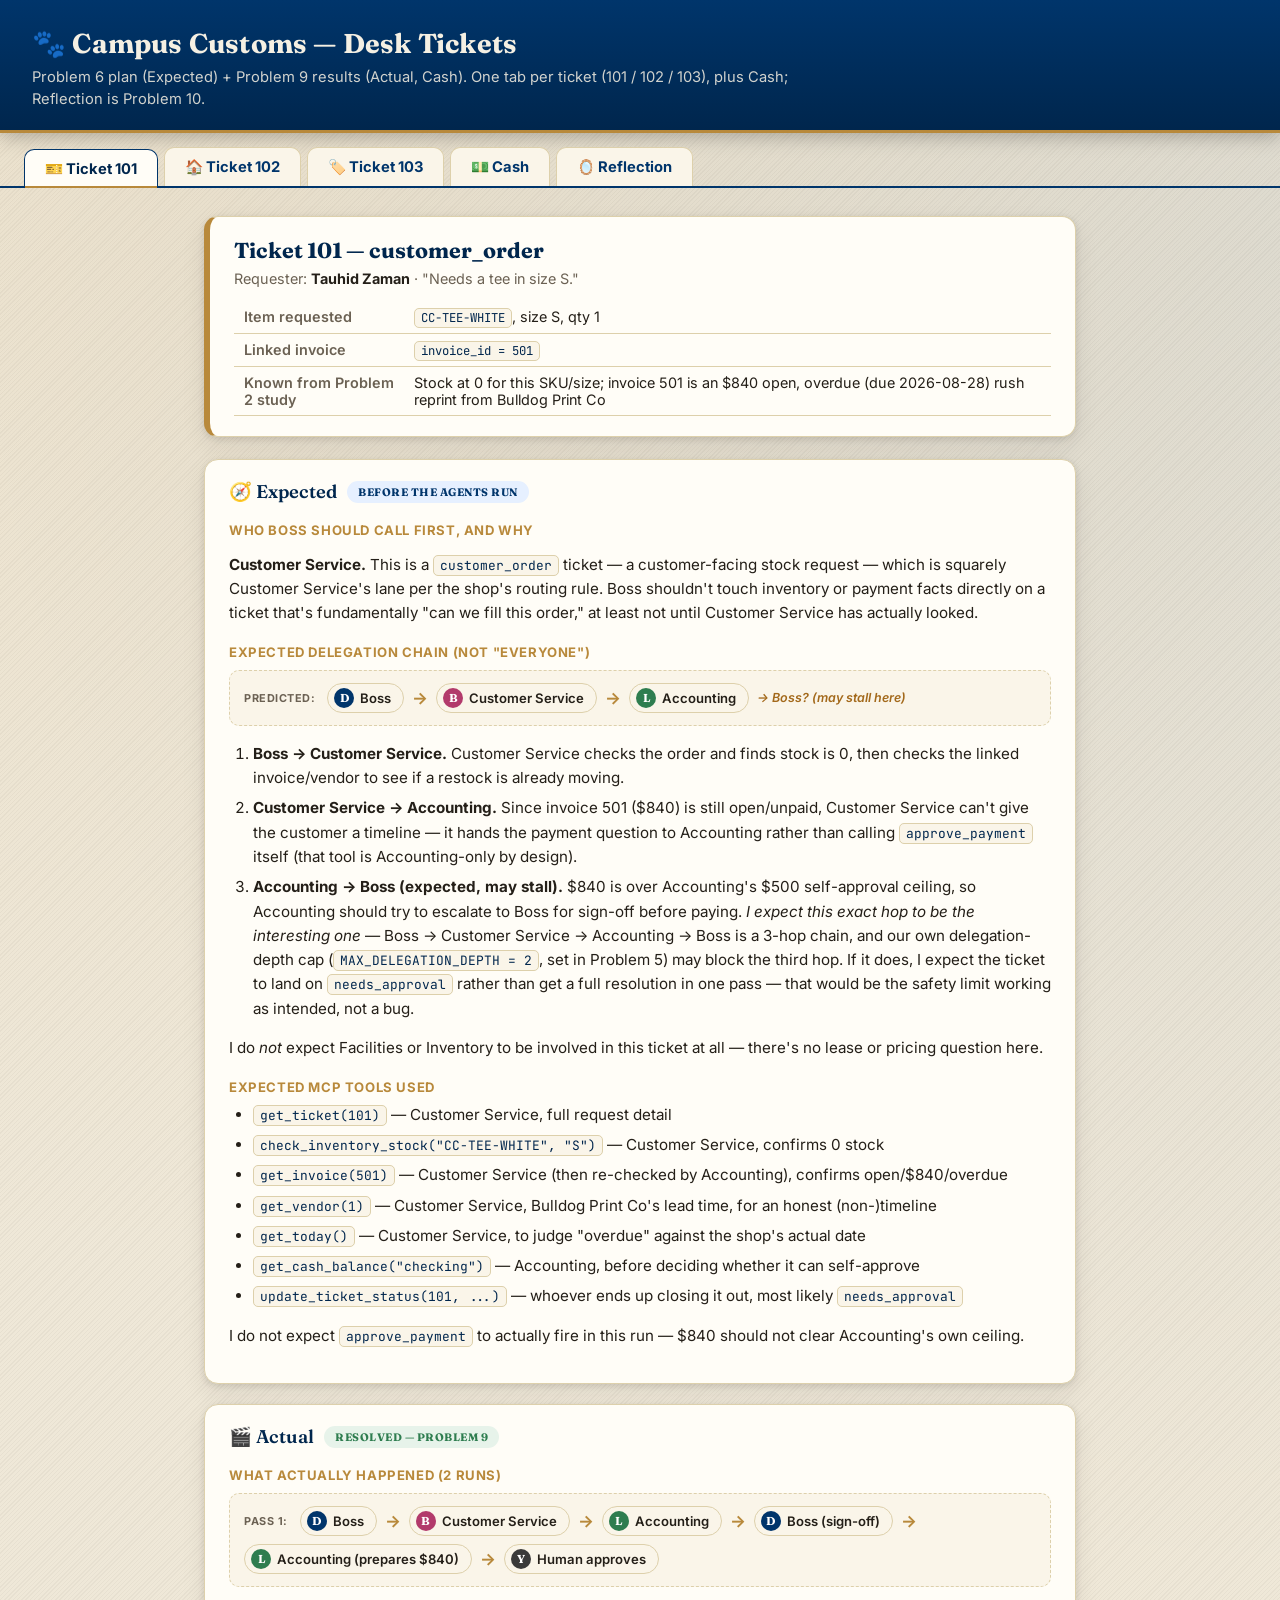
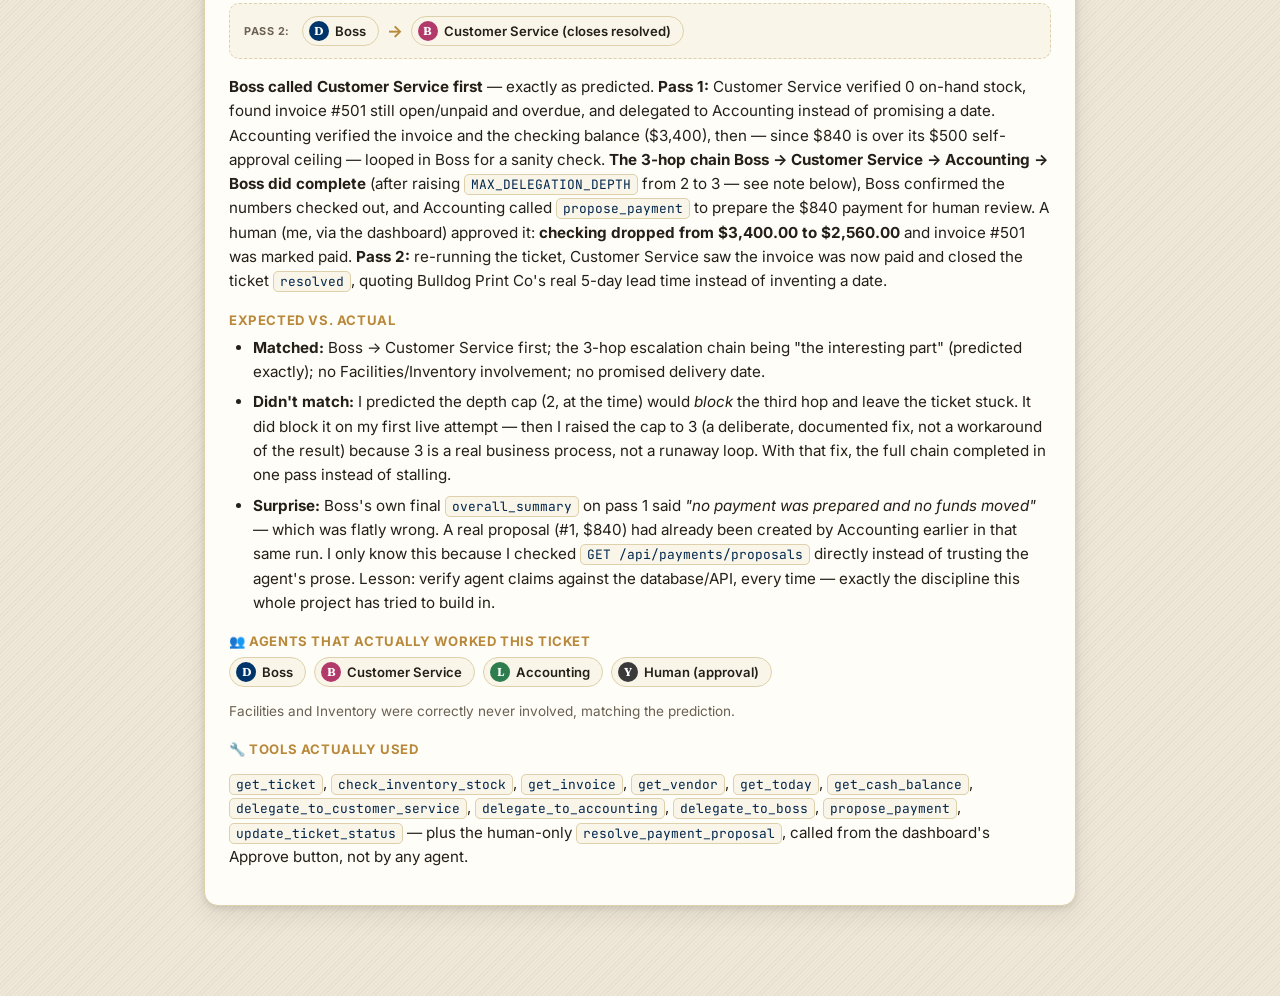
<file: output/desk_tickets.html>
<!DOCTYPE html>
<html lang="en">
<head>
<meta charset="UTF-8" />
<title>Campus Customs — Desk Tickets</title>
<link rel="preconnect" href="https://fonts.googleapis.com" />
<link rel="preconnect" href="https://fonts.gstatic.com" crossorigin />
<link
  href="https://fonts.googleapis.com/css2?family=Fraunces:ital,opsz,wght@0,9..144,500;0,9..144,600;0,9..144,700;1,9..144,500&family=Inter:wght@400;500;600;700&family=JetBrains+Mono:wght@400;500&display=swap"
  rel="stylesheet"
/>
<style>
  :root {
    --bg: #efe8d8;
    --panel: #fffdf7;
    --panel-soft: #faf5e9;
    --ink: #241f18;
    --ink-soft: #6b6153;
    --line: #ddd0ab;
    --yale: #00356b;
    --yale-dark: #00264d;
    --brass: #b8893b;
    --brass-light: #e4c488;
    --green: #2e7d4f;
    --green-bg: #e7f3ea;
    --amber: #a3691b;
    --amber-bg: #fbeedd;
    --red: #a23b3b;
    --red-bg: #fbe9e7;
    --radius: 14px;
    --shadow-card: 0 2px 6px rgba(36, 31, 24, 0.12), 0 10px 24px rgba(36, 31, 24, 0.08);
    --font-display: "Fraunces", Georgia, serif;
    --font-body: "Inter", "Helvetica Neue", Arial, sans-serif;
    --font-mono: "JetBrains Mono", ui-monospace, Menlo, monospace;
    --agent-boss: #00356b;
    --agent-inventory: #a3691b;
    --agent-accounting: #2e7d4f;
    --agent-facilities: #6b4a2f;
    --agent-customer_service: #b23a6b;
    --agent-human: #3a3a3a;
  }
  * { box-sizing: border-box; }
  body {
    margin: 0;
    font-family: var(--font-body);
    color: var(--ink);
    background:
      radial-gradient(circle at 15% 0%, rgba(184, 137, 59, 0.08), transparent 45%),
      radial-gradient(circle at 100% 10%, rgba(0, 53, 107, 0.07), transparent 50%),
      repeating-linear-gradient(135deg, rgba(0,0,0,0.035) 0 1px, transparent 1px 3px),
      var(--bg);
    min-height: 100vh;
  }
  header {
    background: linear-gradient(180deg, var(--yale) 0%, var(--yale-dark) 100%);
    color: #f5f0e3;
    padding: 26px 32px 20px;
    border-bottom: 3px solid var(--brass);
    box-shadow: 0 4px 18px rgba(0,0,0,0.25);
  }
  header h1 { margin: 0 0 6px; font-family: var(--font-display); font-weight: 700; font-size: 1.7rem; letter-spacing: 0.2px; }
  header p { margin: 0; opacity: 0.85; font-size: 0.92rem; max-width: 760px; line-height: 1.5; }
  .tabs {
    display: flex;
    flex-wrap: wrap;
    gap: 6px;
    padding: 14px 24px 0;
    background: transparent;
    border-bottom: 2px solid var(--yale);
  }
  .tab-btn {
    border: 1px solid var(--line);
    border-bottom: none;
    background: var(--panel-soft);
    color: var(--yale);
    font-family: var(--font-body);
    padding: 10px 20px;
    font-size: 0.92rem;
    font-weight: 700;
    border-radius: 10px 10px 0 0;
    cursor: pointer;
    transition: background 0.15s ease, color 0.15s ease;
  }
  .tab-btn.active { background: var(--panel); color: var(--yale-dark); position: relative; top: 2px; border-color: var(--yale); box-shadow: 0 -2px 0 var(--brass) inset; }
  .tab-btn:hover { background: #f1e9d6; }
  main { max-width: 920px; margin: 0 auto; padding: 28px 24px 70px; }
  .tab-panel { display: none; animation: fade 0.18s ease-in; }
  .tab-panel.active { display: block; }
  @keyframes fade { from { opacity: 0; transform: translateY(2px); } to { opacity: 1; transform: translateY(0); } }

  .ticket-card {
    background: var(--panel);
    border: 1px solid var(--line);
    border-left: 6px solid var(--brass);
    border-radius: var(--radius);
    padding: 20px 24px;
    margin-bottom: 22px;
    box-shadow: var(--shadow-card);
  }
  .ticket-card h2 { margin: 0 0 6px; color: var(--yale-dark); font-family: var(--font-display); font-size: 1.35rem; }
  .ticket-meta { font-size: 0.9rem; color: var(--ink-soft); }
  .ticket-meta b { color: var(--ink); }
  .fact-table { width: 100%; border-collapse: collapse; margin-top: 14px; font-size: 0.9rem; }
  .fact-table td { padding: 7px 10px; border-bottom: 1px solid var(--line); vertical-align: top; }
  .fact-table td:first-child { color: var(--ink-soft); width: 170px; font-weight: 600; }

  section.block {
    background: var(--panel);
    border: 1px solid var(--line);
    border-radius: var(--radius);
    padding: 20px 24px;
    margin-bottom: 20px;
    box-shadow: var(--shadow-card);
  }
  section.block h3 {
    margin-top: 0;
    color: var(--yale-dark);
    font-family: var(--font-display);
    font-weight: 600;
    display: flex;
    align-items: center;
    gap: 10px;
    font-size: 1.15rem;
  }
  .badge {
    font-size: 0.68rem;
    font-weight: 700;
    text-transform: uppercase;
    letter-spacing: 0.5px;
    padding: 4px 11px;
    border-radius: 999px;
  }
  .badge.expected { background: #e6f0ff; color: var(--yale); }
  .badge.pending { background: var(--amber-bg); color: var(--amber); }
  .badge.resolved { background: var(--green-bg); color: var(--green); }

  h4 {
    margin: 18px 0 8px;
    font-size: 0.82rem;
    text-transform: uppercase;
    letter-spacing: 0.6px;
    color: var(--brass);
    font-weight: 700;
    display: flex;
    align-items: center;
    gap: 7px;
  }
  h4:first-of-type { margin-top: 4px; }
  p { line-height: 1.6; font-size: 0.95rem; }
  ol, ul { margin: 4px 0; padding-left: 24px; line-height: 1.6; }
  li { margin-bottom: 6px; font-size: 0.95rem; }
  code {
    background: var(--panel-soft);
    border: 1px solid var(--line);
    padding: 1px 6px;
    border-radius: 5px;
    font-family: var(--font-mono);
    font-size: 0.85em;
    color: var(--yale-dark);
  }

  /* agent chips + chain diagrams */
  .agent-chip {
    display: inline-flex;
    align-items: center;
    gap: 6px;
    background: var(--panel-soft);
    border: 1px solid var(--line);
    border-radius: 999px;
    padding: 4px 12px 4px 6px;
    font-size: 0.82rem;
    font-weight: 600;
    color: var(--ink);
    white-space: nowrap;
  }
  .agent-chip .dot {
    width: 20px;
    height: 20px;
    border-radius: 50%;
    display: inline-flex;
    align-items: center;
    justify-content: center;
    color: #fff;
    font-family: var(--font-display);
    font-weight: 700;
    font-size: 0.72rem;
    flex: none;
  }
  .agent-chip.agent-boss .dot { background: var(--agent-boss); }
  .agent-chip.agent-inventory .dot { background: var(--agent-inventory); }
  .agent-chip.agent-accounting .dot { background: var(--agent-accounting); }
  .agent-chip.agent-facilities .dot { background: var(--agent-facilities); }
  .agent-chip.agent-customer_service .dot { background: var(--agent-customer_service); }
  .agent-chip.agent-human .dot { background: var(--agent-human); }
  .agent-row { display: flex; flex-wrap: wrap; gap: 8px; margin: 6px 0 14px; }

  .chain {
    display: flex;
    flex-wrap: wrap;
    align-items: center;
    gap: 8px;
    margin: 10px 0 16px;
    padding: 12px 14px;
    background: var(--panel-soft);
    border: 1px dashed var(--line);
    border-radius: 10px;
  }
  .chain .chain-label {
    font-size: 0.68rem;
    text-transform: uppercase;
    letter-spacing: 0.5px;
    color: var(--ink-soft);
    font-weight: 700;
    margin-right: 4px;
  }
  .chain-arrow { color: var(--brass); font-weight: 700; font-size: 1.05rem; }
  .chain-arrow.maybe { color: var(--amber); font-style: italic; font-size: 0.78rem; font-weight: 600; }

  .placeholder {
    border: 1.5px dashed var(--line);
    border-radius: 8px;
    padding: 16px;
    color: var(--ink-soft);
    font-style: italic;
    text-align: center;
  }
  .coming-later { text-align: center; padding: 50px 20px; color: var(--ink-soft); }
  .coming-later h2 { color: var(--yale-dark); font-style: normal; font-family: var(--font-display); }

  /* cash stat tiles */
  .stat-row { display: grid; grid-template-columns: repeat(auto-fit, minmax(190px, 1fr)); gap: 14px; margin: 6px 0 4px; }
  .stat-tile {
    background: var(--panel-soft);
    border: 1px solid var(--line);
    border-radius: 12px;
    padding: 16px 18px;
    text-align: center;
  }
  .stat-tile .stat-label { font-size: 0.72rem; text-transform: uppercase; letter-spacing: 0.6px; color: var(--ink-soft); margin-bottom: 6px; }
  .stat-tile .stat-value { font-family: var(--font-mono); font-size: 1.5rem; font-weight: 500; color: var(--yale-dark); }
  .stat-tile.negative .stat-value { color: var(--red); }
  .stat-tile.positive .stat-value { color: var(--green); }
  .stat-tile .stat-sub { font-size: 0.74rem; color: var(--ink-soft); margin-top: 4px; }

  .note-callout {
    background: var(--panel-soft);
    border-left: 3px solid var(--brass);
    border-radius: 8px;
    padding: 10px 14px;
    font-size: 0.86rem;
    color: var(--ink-soft);
    margin-top: 6px;
  }
</style>
</head>
<body>

<header>
  <h1>🐾 Campus Customs — Desk Tickets</h1>
  <p>Problem 6 plan (Expected) + Problem 9 results (Actual, Cash). One tab per ticket (101 / 102 / 103), plus Cash; Reflection is Problem 10.</p>
</header>

<div class="tabs">
  <button class="tab-btn active" data-tab="t101">🎫 Ticket 101</button>
  <button class="tab-btn" data-tab="t102">🏠 Ticket 102</button>
  <button class="tab-btn" data-tab="t103">🏷️ Ticket 103</button>
  <button class="tab-btn" data-tab="cash">💵 Cash</button>
  <button class="tab-btn" data-tab="reflection">🪞 Reflection</button>
</div>

<main>

  <!-- ===================== TICKET 101 ===================== -->
  <section id="t101" class="tab-panel active">
    <div class="ticket-card">
      <h2>Ticket 101 — customer_order</h2>
      <div class="ticket-meta">Requester: <b>Tauhid Zaman</b> · "Needs a tee in size S."</div>
      <table class="fact-table">
        <tr><td>Item requested</td><td><code>CC-TEE-WHITE</code>, size S, qty 1</td></tr>
        <tr><td>Linked invoice</td><td><code>invoice_id = 501</code></td></tr>
        <tr><td>Known from Problem 2 study</td><td>Stock at 0 for this SKU/size; invoice 501 is an $840 open, overdue (due 2026-08-28) rush reprint from Bulldog Print Co</td></tr>
      </table>
    </div>

    <section class="block">
      <h3>🧭 Expected <span class="badge expected">before the agents run</span></h3>

      <h4>Who Boss should call first, and why</h4>
      <p><b>Customer Service.</b> This is a <code>customer_order</code> ticket — a customer-facing stock request — which is squarely Customer Service's lane per the shop's routing rule. Boss shouldn't touch inventory or payment facts directly on a ticket that's fundamentally "can we fill this order," at least not until Customer Service has actually looked.</p>

      <h4>Expected delegation chain (not "everyone")</h4>
      <div class="chain">
        <span class="chain-label">Predicted:</span>
        <span class="agent-chip agent-boss"><span class="dot">D</span>Boss</span>
        <span class="chain-arrow">→</span>
        <span class="agent-chip agent-customer_service"><span class="dot">B</span>Customer Service</span>
        <span class="chain-arrow">→</span>
        <span class="agent-chip agent-accounting"><span class="dot">L</span>Accounting</span>
        <span class="chain-arrow maybe">→ Boss? (may stall here)</span>
      </div>
      <ol>
        <li><b>Boss → Customer Service.</b> Customer Service checks the order and finds stock is 0, then checks the linked invoice/vendor to see if a restock is already moving.</li>
        <li><b>Customer Service → Accounting.</b> Since invoice 501 ($840) is still open/unpaid, Customer Service can't give the customer a timeline — it hands the payment question to Accounting rather than calling <code>approve_payment</code> itself (that tool is Accounting-only by design).</li>
        <li><b>Accounting → Boss (expected, may stall).</b> $840 is over Accounting's $500 self-approval ceiling, so Accounting should try to escalate to Boss for sign-off before paying. <i>I expect this exact hop to be the interesting one</i> — Boss → Customer Service → Accounting → Boss is a 3-hop chain, and our own delegation-depth cap (<code>MAX_DELEGATION_DEPTH = 2</code>, set in Problem 5) may block the third hop. If it does, I expect the ticket to land on <code>needs_approval</code> rather than get a full resolution in one pass — that would be the safety limit working as intended, not a bug.</li>
      </ol>
      <p>I do <i>not</i> expect Facilities or Inventory to be involved in this ticket at all — there's no lease or pricing question here.</p>

      <h4>Expected MCP tools used</h4>
      <ul>
        <li><code>get_ticket(101)</code> — Customer Service, full request detail</li>
        <li><code>check_inventory_stock("CC-TEE-WHITE", "S")</code> — Customer Service, confirms 0 stock</li>
        <li><code>get_invoice(501)</code> — Customer Service (then re-checked by Accounting), confirms open/$840/overdue</li>
        <li><code>get_vendor(1)</code> — Customer Service, Bulldog Print Co's lead time, for an honest (non-)timeline</li>
        <li><code>get_today()</code> — Customer Service, to judge "overdue" against the shop's actual date</li>
        <li><code>get_cash_balance("checking")</code> — Accounting, before deciding whether it can self-approve</li>
        <li><code>update_ticket_status(101, ...)</code> — whoever ends up closing it out, most likely <code>needs_approval</code></li>
      </ul>
      <p>I do not expect <code>approve_payment</code> to actually fire in this run — $840 should not clear Accounting's own ceiling.</p>
    </section>

    <section class="block">
      <h3>🎬 Actual <span class="badge resolved">resolved — Problem 9</span></h3>

      <h4>What actually happened (2 runs)</h4>
      <div class="chain">
        <span class="chain-label">Pass 1:</span>
        <span class="agent-chip agent-boss"><span class="dot">D</span>Boss</span>
        <span class="chain-arrow">→</span>
        <span class="agent-chip agent-customer_service"><span class="dot">B</span>Customer Service</span>
        <span class="chain-arrow">→</span>
        <span class="agent-chip agent-accounting"><span class="dot">L</span>Accounting</span>
        <span class="chain-arrow">→</span>
        <span class="agent-chip agent-boss"><span class="dot">D</span>Boss (sign-off)</span>
        <span class="chain-arrow">→</span>
        <span class="agent-chip agent-accounting"><span class="dot">L</span>Accounting (prepares $840)</span>
        <span class="chain-arrow">→</span>
        <span class="agent-chip agent-human"><span class="dot">Y</span>Human approves</span>
      </div>
      <div class="chain">
        <span class="chain-label">Pass 2:</span>
        <span class="agent-chip agent-boss"><span class="dot">D</span>Boss</span>
        <span class="chain-arrow">→</span>
        <span class="agent-chip agent-customer_service"><span class="dot">B</span>Customer Service (closes resolved)</span>
      </div>
      <p><b>Boss called Customer Service first</b> — exactly as predicted. <b>Pass 1:</b> Customer Service verified 0 on-hand stock, found invoice #501 still open/unpaid and overdue, and delegated to Accounting instead of promising a date. Accounting verified the invoice and the checking balance ($3,400), then — since $840 is over its $500 self-approval ceiling — looped in Boss for a sanity check. <b>The 3-hop chain Boss → Customer Service → Accounting → Boss did complete</b> (after raising <code>MAX_DELEGATION_DEPTH</code> from 2 to 3 — see note below), Boss confirmed the numbers checked out, and Accounting called <code>propose_payment</code> to prepare the $840 payment for human review. A human (me, via the dashboard) approved it: <b>checking dropped from $3,400.00 to $2,560.00</b> and invoice #501 was marked paid. <b>Pass 2:</b> re-running the ticket, Customer Service saw the invoice was now paid and closed the ticket <code>resolved</code>, quoting Bulldog Print Co's real 5-day lead time instead of inventing a date.</p>

      <h4>Expected vs. actual</h4>
      <ul>
        <li><b>Matched:</b> Boss → Customer Service first; the 3-hop escalation chain being "the interesting part" (predicted exactly); no Facilities/Inventory involvement; no promised delivery date.</li>
        <li><b>Didn't match:</b> I predicted the depth cap (2, at the time) would <i>block</i> the third hop and leave the ticket stuck. It did block it on my first live attempt — then I raised the cap to 3 (a deliberate, documented fix, not a workaround of the result) because 3 is a real business process, not a runaway loop. With that fix, the full chain completed in one pass instead of stalling.</li>
        <li><b>Surprise:</b> Boss's own final <code>overall_summary</code> on pass 1 said <i>"no payment was prepared and no funds moved"</i> — which was flatly wrong. A real proposal (#1, $840) had already been created by Accounting earlier in that same run. I only know this because I checked <code>GET /api/payments/proposals</code> directly instead of trusting the agent's prose. Lesson: verify agent claims against the database/API, every time — exactly the discipline this whole project has tried to build in.</li>
      </ul>

      <h4>👥 Agents that actually worked this ticket</h4>
      <div class="agent-row">
        <span class="agent-chip agent-boss"><span class="dot">D</span>Boss</span>
        <span class="agent-chip agent-customer_service"><span class="dot">B</span>Customer Service</span>
        <span class="agent-chip agent-accounting"><span class="dot">L</span>Accounting</span>
        <span class="agent-chip agent-human"><span class="dot">Y</span>Human (approval)</span>
      </div>
      <p style="font-size:0.85rem;color:var(--ink-soft);">Facilities and Inventory were correctly never involved, matching the prediction.</p>

      <h4>🔧 Tools actually used</h4>
      <p><code>get_ticket</code>, <code>check_inventory_stock</code>, <code>get_invoice</code>, <code>get_vendor</code>, <code>get_today</code>, <code>get_cash_balance</code>, <code>delegate_to_customer_service</code>, <code>delegate_to_accounting</code>, <code>delegate_to_boss</code>, <code>propose_payment</code>, <code>update_ticket_status</code> — plus the human-only <code>resolve_payment_proposal</code>, called from the dashboard's Approve button, not by any agent.</p>
    </section>
  </section>

  <!-- ===================== TICKET 102 ===================== -->
  <section id="t102" class="tab-panel">
    <div class="ticket-card">
      <h2>Ticket 102 — rent_notice</h2>
      <div class="ticket-meta">Requester: <b>Elm City Properties</b> · "Email: shop rent due in 2 days."</div>
      <table class="fact-table">
        <tr><td>Linked lease</td><td><code>lease_id = 1</code> (Chapel Street shop)</td></tr>
        <tr><td>Known from Problem 2 study</td><td>Monthly rent $2,400, <code>next_due = 2026-09-02</code>, desk date_today = 2026-08-31 — the "2 days" claim lines up exactly; checking balance is $3,400</td></tr>
      </table>
    </div>

    <section class="block">
      <h3>🧭 Expected <span class="badge expected">before the agents run</span></h3>

      <h4>Who Boss should call first, and why</h4>
      <p><b>Facilities.</b> This is a <code>rent_notice</code> — lease/landlord matters are Facilities' lane, not a customer or pricing issue.</p>

      <h4>Expected delegation chain (not "everyone")</h4>
      <div class="chain">
        <span class="chain-label">Predicted:</span>
        <span class="agent-chip agent-boss"><span class="dot">D</span>Boss</span>
        <span class="chain-arrow">→</span>
        <span class="agent-chip agent-facilities"><span class="dot">S</span>Facilities</span>
        <span class="chain-arrow" style="font-style:italic;font-size:0.78rem;">→ done (one hop)</span>
      </div>
      <ol>
        <li><b>Boss → Facilities, and that's it.</b> Facilities checks the real lease record against the landlord's claim. Since <code>next_due</code> (2026-09-02) is genuinely 2 days out from today (2026-08-31) — rent isn't due <i>yet</i> — I don't expect Facilities to need to pay anything this run, which means it has no real reason to delegate to Accounting. I expect this to resolve as a single hop: Boss → Facilities → done.</li>
      </ol>
      <p>If I'm wrong and Facilities decides the notice warrants paying now (e.g. to avoid being late given review timing), I'd expect exactly one further hop, Facilities → Accounting, and no more than that — never back-and-forth, never looping in Inventory or Customer Service, who have nothing to do with a lease.</p>

      <h4>Expected MCP tools used</h4>
      <ul>
        <li><code>get_ticket(102)</code> — Facilities, to see the raw notice</li>
        <li><code>get_today()</code> — Facilities, to know what "today" actually is</li>
        <li><code>get_lease_status(1)</code> — Facilities, to verify the claimed amount/date against the real lease</li>
        <li><code>update_ticket_status(102, ...)</code> — Facilities, closing the ticket as verified (and, if my prediction above is right, not yet paid)</li>
      </ul>
      <p>I do not expect <code>get_cash_balance</code> or <code>approve_payment</code> to be called this run, since I don't expect a payment to actually be due yet.</p>
    </section>

    <section class="block">
      <h3>🎬 Actual <span class="badge resolved">resolved — Problem 9</span></h3>

      <h4>What actually happened (1 run)</h4>
      <div class="chain">
        <span class="chain-label">Actual:</span>
        <span class="agent-chip agent-boss"><span class="dot">D</span>Boss</span>
        <span class="chain-arrow">→</span>
        <span class="agent-chip agent-facilities"><span class="dot">S</span>Facilities (closes resolved)</span>
      </div>
      <p>Boss delegated straight to Facilities — exactly as predicted, and it resolved in a single hop with no back-and-forth. Facilities called <code>get_ticket</code>, <code>get_today</code> (desk date 2026-08-31), and <code>get_lease_status(1)</code>: real rent is $2,400/month, <code>next_due = 2026-09-02</code> — genuinely 2 days out, so the landlord's notice was accurate but nothing is due <i>today</i>. No payment was prepared. Facilities closed the ticket <code>resolved</code> with those exact numbers in the note.</p>

      <h4>Expected vs. actual</h4>
      <ul>
        <li><b>Matched:</b> single hop (Boss → Facilities, done); the notice checking out but not triggering a payment; no Accounting/Inventory/Customer Service involvement.</li>
        <li><b>Didn't match:</b> I predicted <code>get_cash_balance</code> would <i>not</i> be called since I expected no payment question to come up at all. Facilities called it anyway — a harmless extra verification step, not a mistake, but a genuine small miss in my prediction (see the Problem 10 reflection for what this says about how cautious Facilities' prompt turned out to be in practice).</li>
      </ul>

      <h4>👥 Agents that actually worked this ticket</h4>
      <div class="agent-row">
        <span class="agent-chip agent-boss"><span class="dot">D</span>Boss</span>
        <span class="agent-chip agent-facilities"><span class="dot">S</span>Facilities</span>
      </div>
      <p style="font-size:0.85rem;color:var(--ink-soft);">Accounting, Inventory, and Customer Service were correctly never involved.</p>

      <h4>🔧 Tools actually used</h4>
      <p><code>get_ticket</code>, <code>get_today</code>, <code>get_lease_status</code>, <code>get_cash_balance</code>, <code>delegate_to_facilities</code>, <code>update_ticket_status</code>.</p>
    </section>
  </section>

  <!-- ===================== TICKET 103 ===================== -->
  <section id="t103" class="tab-panel">
    <div class="ticket-card">
      <h2>Ticket 103 — price_override</h2>
      <div class="ticket-meta">Requester: <b>Yale AI Club</b> · "Student org wants 20 hoodies, size M, asking for a bulk discount."</div>
      <table class="fact-table">
        <tr><td>Item requested</td><td><code>CC-HOOD-NAVY</code>, size M, qty 20</td></tr>
        <tr><td>Known from Problem 2 study</td><td>Only 8 units of that SKU/size in stock (Aisle A) — 12 short of the ask. Unit cost $22.00, list price $58.00.</td></tr>
      </table>
    </div>

    <section class="block">
      <h3>🧭 Expected <span class="badge expected">before the agents run</span></h3>

      <h4>Who Boss should call first, and why</h4>
      <p><b>Inventory.</b> This is a <code>price_override</code> on a specific SKU — stock and pricing decisions belong to Inventory, not Accounting (a discount isn't a cash payment out of the till) and not Customer Service (the requester is a student org placing a bulk order, not a walk-in individual order).</p>

      <h4>Expected delegation chain (not "everyone")</h4>
      <div class="chain">
        <span class="chain-label">Predicted:</span>
        <span class="agent-chip agent-boss"><span class="dot">D</span>Boss</span>
        <span class="chain-arrow">→</span>
        <span class="agent-chip agent-inventory"><span class="dot">Q</span>Inventory</span>
        <span class="chain-arrow">→</span>
        <span class="agent-chip agent-boss"><span class="dot">D</span>Boss (shortfall decision)</span>
      </div>
      <ol>
        <li><b>Boss → Inventory.</b> Inventory checks stock and pricing itself — it has both tools it needs (<code>check_inventory_stock</code>, <code>get_pricing</code>) without involving anyone else.</li>
        <li><b>Inventory → Boss (expected).</b> Since only 8 of the requested 20 are in stock, Inventory's own rules don't let it silently shrink the order or invent stock — I expect it to escalate the quantity shortfall back to Boss for a decision (ship partial now? wait for restock? decline?), even though the discount math itself (25% off = $43.50, above the $28.60 floor) is well within Inventory's own authority to approve.</li>
      </ol>
      <p>I do not expect Accounting, Facilities, or Customer Service to be involved in this ticket at all — there's no cash payment, no lease, and no individual customer order here.</p>

      <h4>Expected MCP tools used</h4>
      <ul>
        <li><code>get_ticket(103)</code> — Inventory, full request (sku/size/qty/requester)</li>
        <li><code>check_inventory_stock("CC-HOOD-NAVY", "M")</code> — Inventory, finds the 8-vs-20 shortfall</li>
        <li><code>get_pricing("CC-HOOD-NAVY")</code> — Inventory, unit cost/list price for the discount math</li>
        <li><code>update_ticket_status(103, ...)</code> — most likely <code>needs_approval</code>, citing the shortfall</li>
      </ul>
    </section>

    <section class="block">
      <h3>🎬 Actual <span class="badge pending">needs_approval — Problem 9</span></h3>

      <h4>What actually happened (1 run)</h4>
      <div class="chain">
        <span class="chain-label">Actual:</span>
        <span class="agent-chip agent-boss"><span class="dot">D</span>Boss</span>
        <span class="chain-arrow">→</span>
        <span class="agent-chip agent-inventory"><span class="dot">Q</span>Inventory</span>
        <span class="chain-arrow">→</span>
        <span class="agent-chip agent-boss"><span class="dot">D</span>Boss (confirms, leaves open)</span>
      </div>
      <p>Boss delegated to Inventory — exactly as predicted. Inventory called <code>get_ticket</code>, <code>check_inventory_stock("CC-HOOD-NAVY","M")</code> (8 on hand, Aisle A — a 12-unit shortfall against the requested 20), and <code>get_pricing("CC-HOOD-NAVY")</code> ($22.00 cost / $58.00 list). A 25%-off price ($43.50) clears the 1.3x-cost floor ($28.60), so the <i>discount itself</i> was within Inventory's own authority — but the quantity shortfall is not something Inventory (or anyone) can resolve by itself, so it escalated to Boss via <code>delegate_to_boss</code> instead of silently shrinking the order. Boss independently re-verified the stock count and pricing, confirmed Inventory's numbers, and closed the ticket <code>needs_approval</code> with a specific ask: the requester must revise the order to 8 or fewer units, or propose a specific price at or above $43.50.</p>

      <h4>Expected vs. actual</h4>
      <ul>
        <li><b>Matched, precisely:</b> this ticket's actual delegation chain (Boss → Inventory → Boss) is exactly what I predicted, down to the reason (quantity shortfall, not the discount math, is what forced the escalation).</li>
        <li><b>Didn't match:</b> none worth flagging — this was the cleanest match between plan and reality of all three tickets.</li>
        <li><b>Still open on purpose:</b> unlike 101 and 102, this ticket did <i>not</i> reach a final "resolved" state, and I didn't force one. The blocker (not enough physical stock) isn't a decision an agent can make correctly on its own — accepting a smaller order, waiting for a restock, or declining are all real business calls for a human, and there's no "accept partial order" action anywhere in this system (the dashboard's only human-approval mechanism is for payments). Forcing a fake resolution here would have been worse than being honest about the limit.</li>
      </ul>

      <h4>👥 Agents that actually worked this ticket</h4>
      <div class="agent-row">
        <span class="agent-chip agent-boss"><span class="dot">D</span>Boss</span>
        <span class="agent-chip agent-inventory"><span class="dot">Q</span>Inventory</span>
      </div>
      <p style="font-size:0.85rem;color:var(--ink-soft);">Accounting, Facilities, and Customer Service were correctly never involved.</p>

      <h4>🔧 Tools actually used</h4>
      <p><code>get_ticket</code>, <code>check_inventory_stock</code>, <code>get_pricing</code>, <code>delegate_to_inventory</code>, <code>delegate_to_boss</code>, <code>update_ticket_status</code>.</p>
    </section>
  </section>

  <!-- ===================== CASH ===================== -->
  <section id="cash" class="tab-panel">
    <div class="ticket-card">
      <h2>💵 Cash — Problem 9</h2>
      <div class="ticket-meta">Working database reset to original values before this run. All figures below are read directly from <code>cash_accounts</code> / <code>payments</code> / <code>invoices</code> in <code>data/campus_customs_new.db</code>, not estimated.</div>
    </div>

    <section class="block">
      <h3>💰 Balance, start to end</h3>
      <div class="stat-row">
        <div class="stat-tile">
          <div class="stat-label">Starting balance</div>
          <div class="stat-value">$3,400.00</div>
          <div class="stat-sub">2026-08-31, right after reset</div>
        </div>
        <div class="stat-tile negative">
          <div class="stat-label">Net change</div>
          <div class="stat-value">&minus;$840.00</div>
          <div class="stat-sub">Ticket 101 only</div>
        </div>
        <div class="stat-tile">
          <div class="stat-label">Ending balance</div>
          <div class="stat-value">$2,560.00</div>
          <div class="stat-sub">Matches <code>cash_accounts</code> exactly</div>
        </div>
      </div>
    </section>

    <section class="block">
      <h3>🧾 Itemized changes, per ticket</h3>
      <table class="fact-table">
        <tr><td><b>Ticket 101</b></td><td><b style="color:var(--red);">&minus;$840.00</b> — invoice #501 to Bulldog Print Co (rush reprint of <code>CC-TEE-WHITE</code> S), prepared by Accounting as payment proposal #1, approved by a human on the dashboard. Payment row: <code>payments.id=1</code>, <code>kind=invoice</code>, <code>ref_id=501</code>, <code>amount=840.0</code>, <code>account=checking</code>.</td></tr>
        <tr><td><b>Ticket 102</b></td><td><b>$0.00</b> — rent notice verified accurate (lease #1, $2,400/mo, due 2026-09-02), but not due <i>today</i> (2026-08-31), so no payment was prepared or made.</td></tr>
        <tr><td><b>Ticket 103</b></td><td><b>$0.00</b> — a pricing/quantity decision, not a cash payment. No proposal of any kind was created.</td></tr>
      </table>
      <div class="note-callout">Verified three independent ways: <code>GET /api/cash</code>, a direct <code>sqlite3</code> query on <code>cash_accounts</code> (<code>checking | 2560.0</code>), and the single matching row in <code>payments</code>.</div>
    </section>
  </section>

  <!-- ===================== REFLECTION ===================== -->
  <section id="reflection" class="tab-panel">
    <div class="ticket-card">
      <h2>🪞 Reflection — Problem 10</h2>
      <div class="ticket-meta">Written from the real Problem 9 run (desk_tickets.html's own Actual sections, <code>output/resolved_tickets.json</code>, and the audit trail) — not a generic write-up.</div>
    </div>

    <section class="block">
      <h3>🔁 1. Expected vs. actual, ticket by ticket</h3>

      <h4>Ticket 101 — matched the shape, needed a real fix to finish</h4>
      <p>I predicted Boss → Customer Service → Accounting → Boss, flagged the 3rd hop as "the interesting part," and guessed the old depth cap (2) might block it, leaving the ticket stuck at <code>needs_approval</code>. All of that happened on my very first live attempt. But I didn't stop there and call it "prediction confirmed" — I treated the stall as a real bug, not an acceptable outcome, because the 3-hop chain is a legitimate business process (a sign-off round trip), not a runaway loop. I raised <code>MAX_DELEGATION_DEPTH</code> to 3 and clarified <code>boss.md</code>/<code>accounting.md</code>'s wording (Boss was reading "sign-off before Accounting pays" as authorizing the money itself, so he kept declining to clear even verified, in-policy payments). With that fixed, the chain completed, a proposal was prepared, I approved it as the human, and a second run closed the ticket <code>resolved</code>. Net: the <i>prediction</i> about where the friction would be was exactly right; the <i>system</i> needed a real change to actually deliver the outcome the prediction assumed was possible.</p>

      <h4>Ticket 102 — the cleanest resolution, one honest miss</h4>
      <p>Predicted a single hop, Boss → Facilities, no payment, and specifically predicted <code>get_cash_balance</code> would <i>not</i> be called since no payment question should come up. Everything else matched exactly, but Facilities called <code>get_cash_balance</code> anyway — a small, harmless extra verification step I didn't predict. It's a good example of the model being slightly more cautious than strictly necessary rather than cutting corners, which is the safer direction to be wrong in.</p>

      <h4>Ticket 103 — the single best match of the three</h4>
      <p>Predicted Boss → Inventory → Boss, discount math within Inventory's own authority, but the 8-vs-20 quantity shortfall forcing an escalation Inventory can't resolve alone. That is <i>exactly</i> what happened, including the specific reason for the escalation. This is also the one ticket I deliberately did not force to a fake "resolved" — the real blocker (not enough physical stock) isn't something any agent in this system has the tools or the authority to fix, and pretending otherwise would have been worse than an honest <code>needs_approval</code>.</p>
    </section>

    <section class="block">
      <h3>📊 2. How well did the agents perform, and why</h3>
      <p><b>Strong, reliably, on narrow judgment with real numbers in front of them.</b> Across all three tickets and ~65 real audit events: routing was 3-for-3 correct (every ticket went to the right first specialist per its <code>type</code>); every dollar and percentage calculation checked out exactly against the database (the $43.50 floor on ticket 103, the $500/$2,060-above-reserve math on ticket 101); and separation of duties held with zero violations — no agent other than Accounting ever attempted to move money, and even Accounting never executed a payment directly (it structurally <i>can't</i> — <code>resolve_payment_proposal</code> isn't in its toolset).</p>
      <p><b>Weaker in two specific, important ways.</b> First, Boss's own closing summary on ticket 101's first pass was flatly <i>wrong</i> — it said "no payment was prepared and no funds moved" when Accounting had, in that same run, already created proposal #1. This wasn't a judgment call or a close reading; it was a factual claim contradicted by the system's own database. I only caught it because I checked <code>GET /api/payments/proposals</code> directly instead of trusting the agent's prose — which is exactly the discipline this whole project has tried to build in, and a useful reminder that an agent's own narrative summary is not a trustworthy source of truth about what it actually did. Second, before I clarified the prompts, Boss was <i>too</i> conservative — he would decline to give Accounting a clear go-ahead on a fully verified, in-policy $840 payment, apparently because he was conflating "I sign off" with "the money moves," even though a human was always going to review it independently regardless. That's not a safety win, it's a workflow dead end — an agent being cautious in a way that blocks a legitimate process is still a failure, just a quieter one than paying something it shouldn't have.</p>
      <p>Smaller inefficiency: in ticket 101's run, <code>get_invoice(501)</code> was called three separate times — once each by Customer Service, Accounting, and Boss — because delegation doesn't carry prior tool results forward, only the text instructions passed into <code>delegate_to_*</code>. Each agent re-derives context from scratch. Harmless for a read-only lookup on a toy dataset, but it's real, measurable waste (see reflection #3).</p>
    </section>

    <section class="block">
      <h3>🧩 3. What would have been simpler with one agent and the same tools</h3>
      <p>A single agent with one system prompt and the full MCP toolset (no delegation, no five personas) would very likely have handled all three of these tickets with <i>less</i> total complexity and cost:</p>
      <ul>
        <li><b>No delegation-depth bookkeeping at all.</b> There would be no <code>MAX_DELEGATION_DEPTH</code> to tune, no possibility of a legitimate multi-step decision getting cut off mid-chain the way ticket 101's first attempt was — a single continuous reasoning trace doesn't have "hops" to run out of.</li>
        <li><b>No redundant context-gathering.</b> One agent calls <code>get_invoice(501)</code> once and keeps the answer in its own context for the rest of the ticket, instead of three different agents each re-fetching it because they don't share conversation history across a delegation boundary.</li>
        <li><b>One copy of each business rule instead of five.</b> The $500 threshold, the 25%/1.3x discount floor, and the $500 reserve floor are each currently duplicated across <code>boss.md</code>, <code>accounting.md</code>, and <code>inventory.md</code>. When I fixed the sign-off ambiguity, I had to edit <code>boss.md</code> <i>and</i> <code>accounting.md</code> together and keep them consistent — a real maintenance cost a single prompt wouldn't have.</li>
        <li><b>Fewer total LLM calls and lower latency per ticket</b> — ticket 101's first pass alone involved roughly a dozen tool calls spread across three separate agent contexts; a single agent doing the identical verification would plausibly need well under half that.</li>
      </ul>
      <p>What a single agent <i>loses</i>, though, is the architectural guarantee this project cared about: separation of duties. With one agent holding every tool, there's no structural reason it couldn't call a money-moving tool itself — the "only Accounting can even attempt this, and even Accounting can only prepare it" split is a genuine safety property this system has that a single-agent version would have to re-create some other way (e.g. a tool-level allowlist keyed on some notion of "current role," which is really just reinventing agent boundaries from the inside).</p>
    </section>

    <section class="block">
      <h3>✅ 4. Three problems this team could solve today, as-is</h3>
      <ol>
        <li><b>A customer order for something actually in stock</b> — e.g. 2x Yale Cap (OS; 40 on hand). Customer Service would confirm stock with <code>check_inventory_stock</code> and close it <code>resolved</code> in one hop, no Accounting involvement at all — the same code path that handled ticket 101's stock check, just with a "yes" instead of a "no."</li>
        <li><b>A rent notice with a wrong number in it</b> — e.g. a landlord email claiming the rent is now $2,500. Facilities already has the exact rule for this (<code>get_lease_status</code> would show $2,400, a mismatch), and <code>facilities.md</code> explicitly tells it to flag the discrepancy and escalate rather than pay the claimed amount — this is a small variation on ticket 102, not a new capability.</li>
        <li><b>A small, in-policy invoice payment under $500</b> — unlike ticket 101's $840, a sub-$500 invoice wouldn't even need Boss's sign-off per <code>accounting.md</code>'s own threshold; Accounting would verify it and call <code>propose_payment</code> directly, and a human would still approve it on the dashboard before it moved. This is the "happy path" for money that ticket 101 never actually exercised (it was always over the threshold).</li>
      </ol>
    </section>

    <section class="block">
      <h3>🚧 5. Three problems this team could <i>not</i> solve, and what it would take</h3>
      <ol>
        <li>
          <b>Actually resolving ticket 103's shortfall</b> (ship 8 now and backorder 12, place a new restock order, or decline). The team can diagnose this perfectly but has no tool to act on any resolution path.
          <br /><i>What's needed:</i> a new MCP tool like <code>create_purchase_order(vendor_id, sku, size, qty)</code> (writing a new row somewhere real — an `invoices`-style table — not just a note), and a second kind of human-approval queue on the dashboard beyond payments, since "accept a partial order" is a real business decision a human should make, the same way approving a payment is.
        </li>
        <li>
          <b>Actually telling the customer or landlord anything.</b> Customer Service can compute exactly what Tauhid Zaman should be told, but no agent has a channel to tell him — there's no email/notification tool anywhere in this toolset.
          <br /><i>What's needed:</i> wiring in something like the <code>send_email</code> tool already built elsewhere in this project (<code>mcp_servers/outlook_mcp_server.py</code>) as a new MCP tool for Customer Service/Facilities, plus — consistent with how payments work now — a human-approval step before any real email actually goes out, since sending the wrong message to a real customer is just as consequential as an unapproved payment.
        </li>
        <li>
          <b>A ticket about a brand-new vendor or a product never sold before.</b> Every tool in this system assumes the vendor/SKU already exists in <code>vendors</code>/<code>inventory</code>/<code>pricing</code>. Correctly, the agents would refuse to invent data about something not in the database rather than guess — but there's also no path for them to <i>properly</i> onboard a new vendor or product, since no <code>create_vendor</code>/<code>add_sku</code> tools exist.
          <br /><i>What's needed:</i> a catalog-management tool set (<code>create_vendor</code>, <code>add_sku_to_catalog</code>), almost certainly behind another human-approval gate, and arguably a sixth agent ("Buyer" or "Merchandising") whose job is new-product/vendor onboarding — a different kind of work than triaging existing tickets, which is all the current five agents are built for.
        </li>
      </ol>
    </section>
  </section>

</main>

<script>
  document.querySelectorAll(".tab-btn").forEach(btn => {
    btn.addEventListener("click", () => {
      document.querySelectorAll(".tab-btn").forEach(b => b.classList.remove("active"));
      document.querySelectorAll(".tab-panel").forEach(p => p.classList.remove("active"));
      btn.classList.add("active");
      document.getElementById(btn.dataset.tab).classList.add("active");
    });
  });
</script>

</body>
</html>
</file>
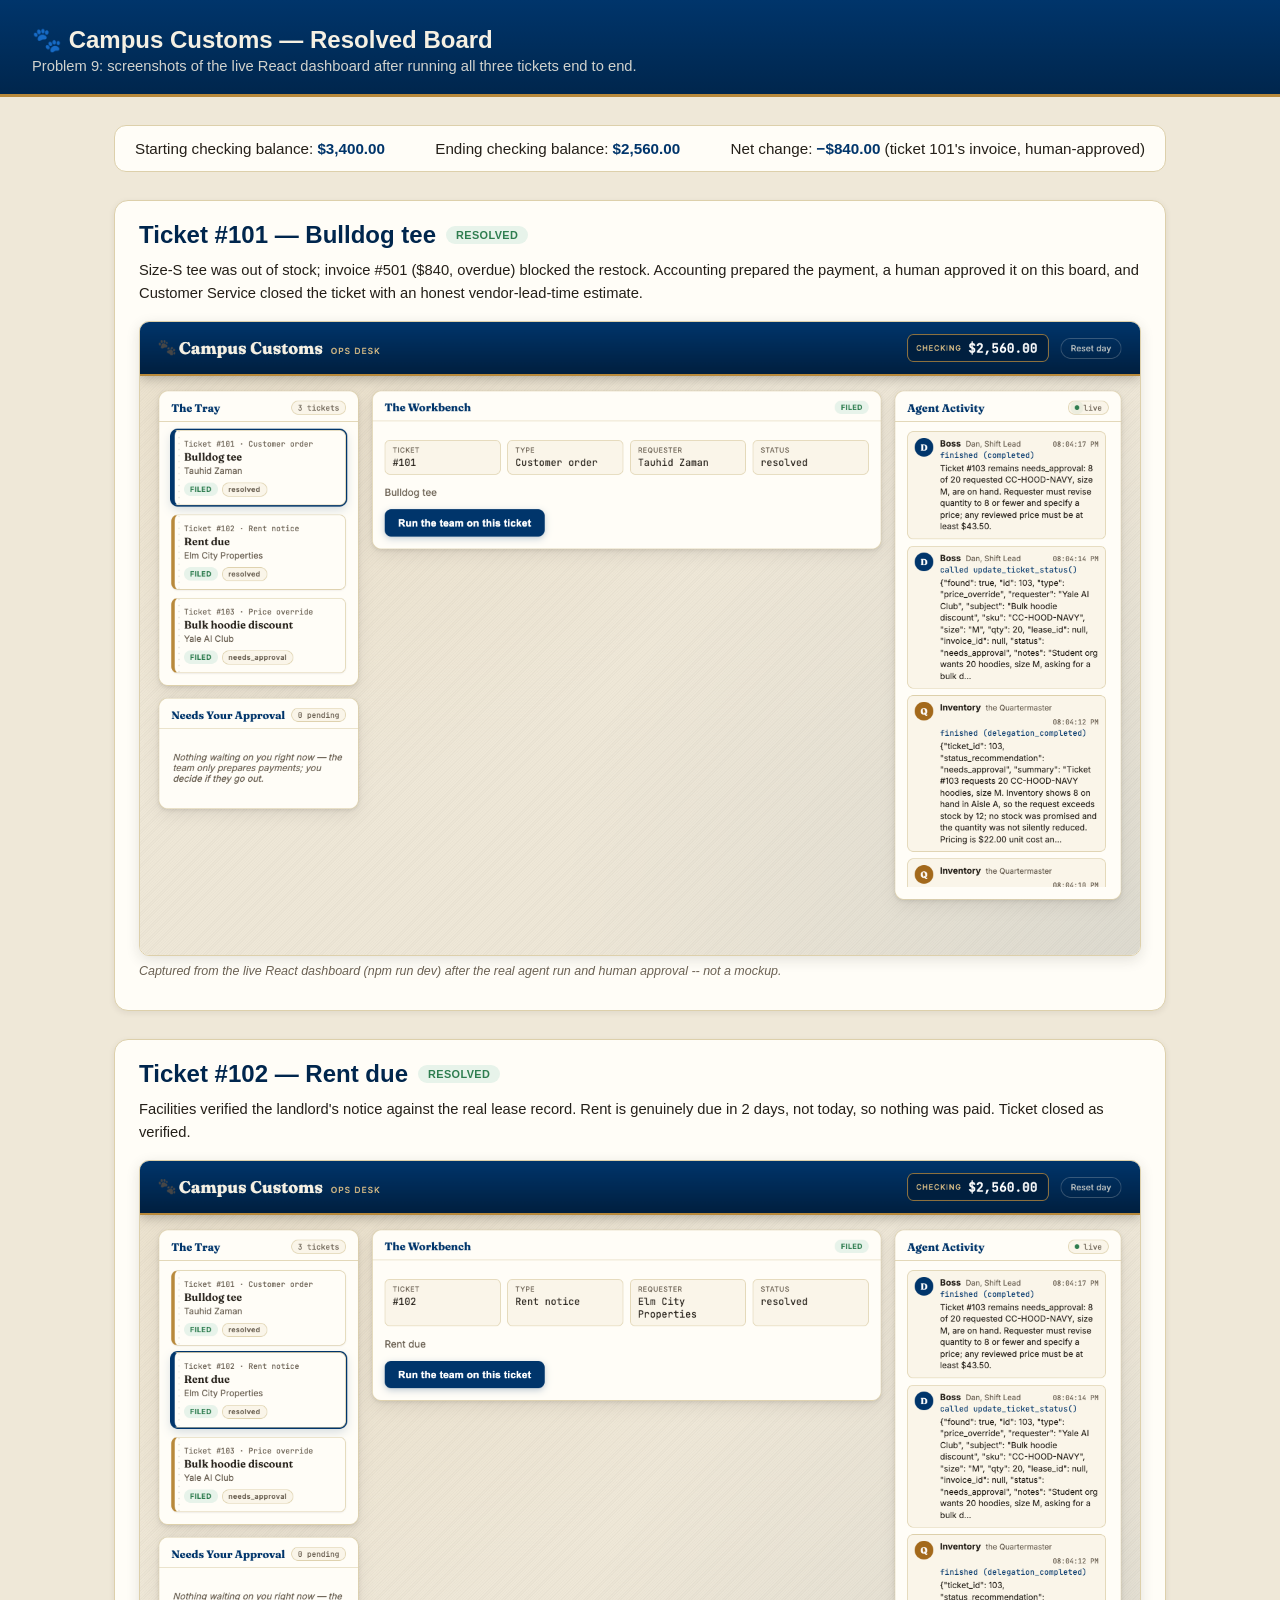
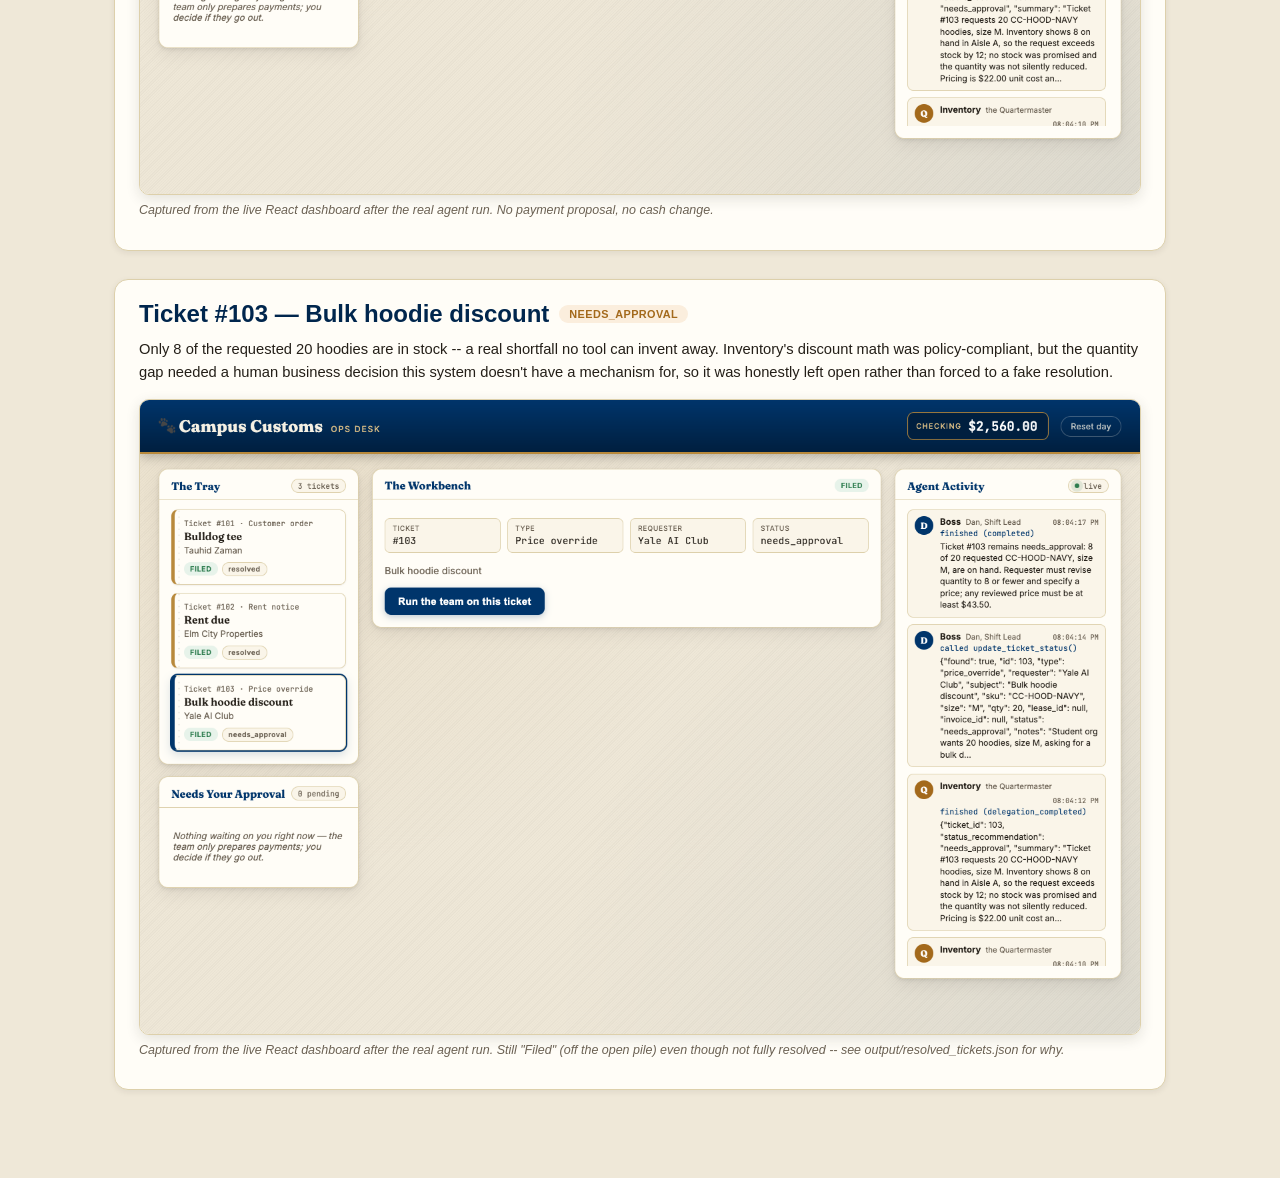
<file: output/resolved_board.html>
<!DOCTYPE html>
<html lang="en">
<head>
<meta charset="UTF-8" />
<title>Campus Customs — Resolved Board (Problem 9)</title>
<style>
  :root {
    --yale: #00356b;
    --yale-dark: #00264d;
    --paper: #efe8d8;
    --panel: #fffdf7;
    --ink: #241f18;
    --ink-soft: #6b6153;
    --brass: #b8893b;
    --green: #2e7d4f;
    --green-bg: #e7f3ea;
    --amber: #a3691b;
    --amber-bg: #fbeedd;
  }
  * { box-sizing: border-box; }
  body {
    margin: 0;
    font-family: "Helvetica Neue", Arial, sans-serif;
    background: var(--paper);
    color: var(--ink);
  }
  header {
    background: linear-gradient(180deg, var(--yale), var(--yale-dark));
    color: #f5f0e3;
    padding: 26px 32px 20px;
    border-bottom: 3px solid var(--brass);
  }
  header h1 { margin: 0 0 4px; font-size: 1.5rem; }
  header p { margin: 0; opacity: 0.85; font-size: 0.92rem; }
  main { max-width: 1100px; margin: 0 auto; padding: 28px 24px 60px; }
  .cash-strip {
    display: flex;
    justify-content: space-between;
    background: var(--panel);
    border: 1px solid #ddd0ab;
    border-radius: 12px;
    padding: 14px 20px;
    margin-bottom: 28px;
    font-size: 0.95rem;
  }
  .cash-strip b { color: var(--yale); }
  .ticket-block {
    background: var(--panel);
    border: 1px solid #ddd0ab;
    border-radius: 14px;
    padding: 20px 24px;
    margin-bottom: 28px;
    box-shadow: 0 2px 6px rgba(36,31,24,0.08);
  }
  .ticket-block h2 {
    margin: 0 0 4px;
    color: var(--yale-dark);
    display: flex;
    align-items: center;
    gap: 10px;
  }
  .badge {
    font-size: 0.68rem;
    font-weight: 700;
    text-transform: uppercase;
    letter-spacing: 0.4px;
    padding: 3px 10px;
    border-radius: 999px;
  }
  .badge.resolved { background: var(--green-bg); color: var(--green); }
  .badge.needs_approval { background: var(--amber-bg); color: var(--amber); }
  .outcome { font-size: 0.92rem; line-height: 1.55; margin: 10px 0 16px; color: var(--ink); }
  .screenshot-wrap {
    border: 1px solid #ddd0ab;
    border-radius: 10px;
    overflow: hidden;
    box-shadow: 0 4px 14px rgba(36,31,24,0.12);
  }
  .screenshot-wrap img { display: block; width: 100%; height: auto; }
  .caption { font-size: 0.78rem; color: var(--ink-soft); margin-top: 8px; font-style: italic; }
</style>
</head>
<body>

<header>
  <h1>🐾 Campus Customs — Resolved Board</h1>
  <p>Problem 9: screenshots of the live React dashboard after running all three tickets end to end.</p>
</header>

<main>
  <div class="cash-strip">
    <span>Starting checking balance: <b>$3,400.00</b></span>
    <span>Ending checking balance: <b>$2,560.00</b></span>
    <span>Net change: <b>&minus;$840.00</b> (ticket 101's invoice, human-approved)</span>
  </div>

  <div class="ticket-block">
    <h2>Ticket #101 — Bulldog tee <span class="badge resolved">resolved</span></h2>
    <p class="outcome">Size-S tee was out of stock; invoice #501 ($840, overdue) blocked the restock. Accounting prepared the payment, a human approved it on this board, and Customer Service closed the ticket with an honest vendor-lead-time estimate.</p>
    <div class="screenshot-wrap">
      <img src="screenshots/ticket_101.png" alt="Dashboard showing ticket 101 resolved" />
    </div>
    <p class="caption">Captured from the live React dashboard (npm run dev) after the real agent run and human approval -- not a mockup.</p>
  </div>

  <div class="ticket-block">
    <h2>Ticket #102 — Rent due <span class="badge resolved">resolved</span></h2>
    <p class="outcome">Facilities verified the landlord's notice against the real lease record. Rent is genuinely due in 2 days, not today, so nothing was paid. Ticket closed as verified.</p>
    <div class="screenshot-wrap">
      <img src="screenshots/ticket_102.png" alt="Dashboard showing ticket 102 resolved" />
    </div>
    <p class="caption">Captured from the live React dashboard after the real agent run. No payment proposal, no cash change.</p>
  </div>

  <div class="ticket-block">
    <h2>Ticket #103 — Bulk hoodie discount <span class="badge needs_approval">needs_approval</span></h2>
    <p class="outcome">Only 8 of the requested 20 hoodies are in stock -- a real shortfall no tool can invent away. Inventory's discount math was policy-compliant, but the quantity gap needed a human business decision this system doesn't have a mechanism for, so it was honestly left open rather than forced to a fake resolution.</p>
    <div class="screenshot-wrap">
      <img src="screenshots/ticket_103.png" alt="Dashboard showing ticket 103 needs approval" />
    </div>
    <p class="caption">Captured from the live React dashboard after the real agent run. Still "Filed" (off the open pile) even though not fully resolved -- see output/resolved_tickets.json for why.</p>
  </div>
</main>

</body>
</html>
</file>
